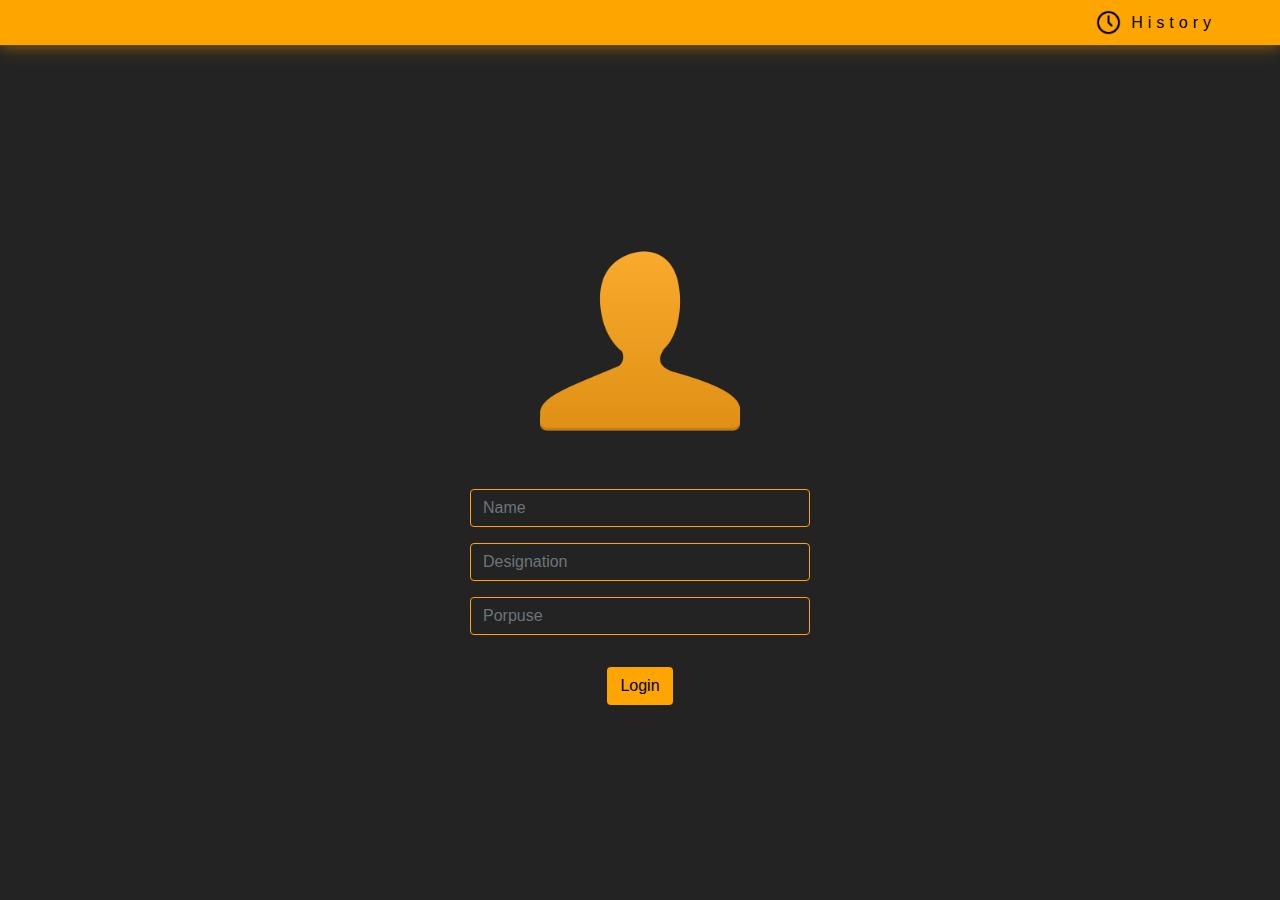
<file: 01-bootstrap/login-bootstrap/index.html>
<!DOCTYPE html>
<html lang="pt-br">
  <head>
    <title>Login</title>
    <meta charset="utf-8">
    <meta name="viewport" content="width=device-width, initial-scale=1.0">
    <script src="lib/jquery-3.3.1.js"></script>
    <script src="lib/popper.js"></script>
    <script src="lib/bootstrap-4.3.1-dist/js/bootstrap.js"></script>
    <link href="lib/bootstrap-4.3.1-dist/css/bootstrap.css" rel="stylesheet" />
    <link rel="stylesheet" href="css/index.css">
  </head>
  <body>

    <div class="barra-history">
        <a href="" class="link-history">
            <img class="imagem-relogio" src="imagem/clock.png"/> <span class="texto-history">History</span>
        </a>
    </div>

    <div class="container conteudo-pagina">
        <div class="row">
            <img class="imagem-usuario mx-auto" src="imagem/user.png"/>
        </div>
        <form class="form-login mx-auto col-lg-4 col-12 mt-5">
            <div class="row">
                <div class="form-group col-12">
                    <input type="text" class="form-control"  id="txt-nome" placeholder="Name">
                  </div>
            </div>
            <div class="row">
                <div class="form-group col-12">
                    <input type="text" class="form-control" id="txt-designation" placeholder="Designation">
                  </div>
            </div>
            <div class="row">
                <div class="form-group col-12">
                    <input type="text" class="form-control" id="txt-porpuse" placeholder="Porpuse">
                  </div>
            </div>
            <div class="row">
                <button type="button" class="btn botao-login mt-3 mx-auto">Login</button>
            </div>
        </form>
        
        
    </div>
  </body>
</html>
</file>
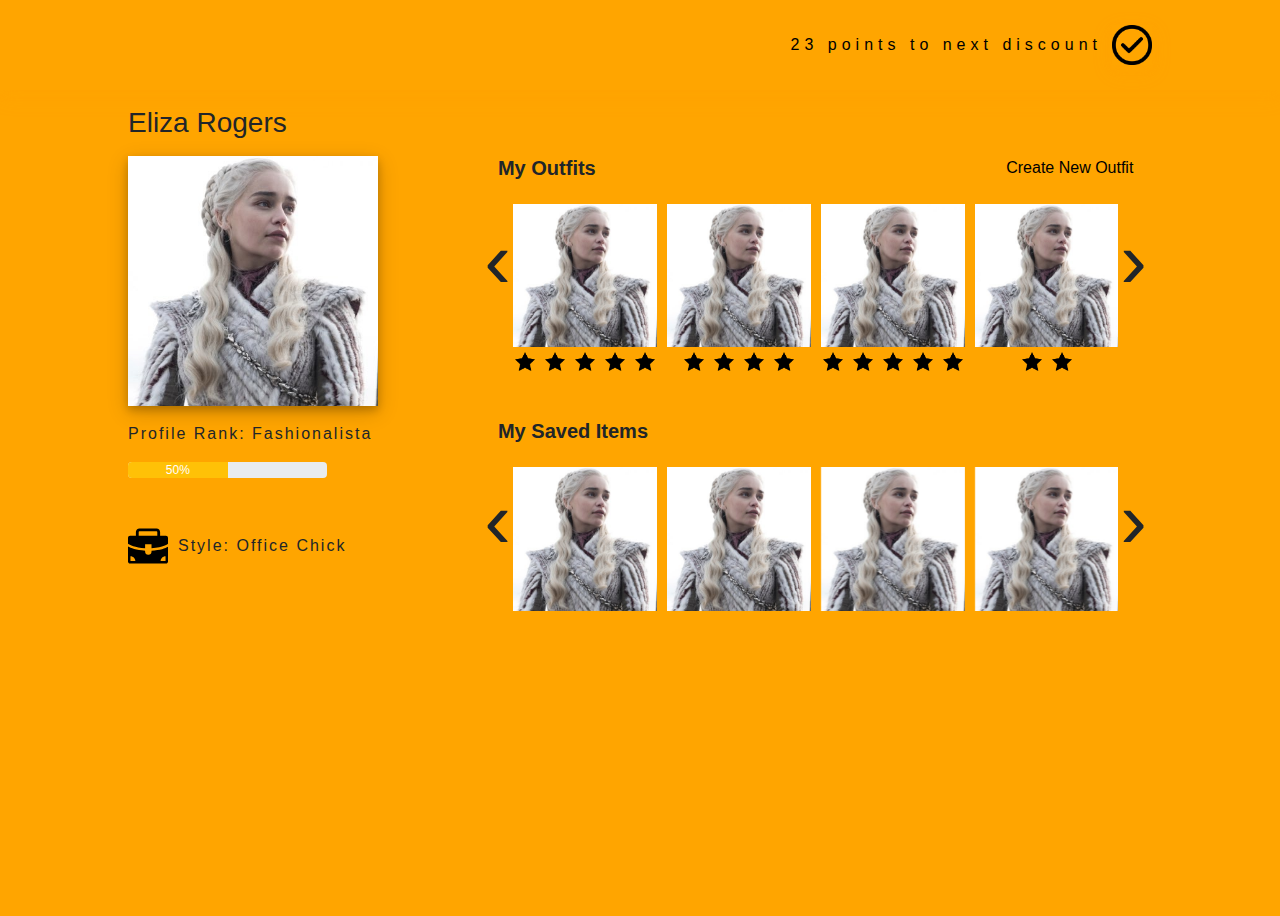
<file: 01-bootstrap/perfil-bootstrap/index.html>
<!DOCTYPE html>
<html lang="pt-br">

<head>
  <title>Perfil</title>
  <meta charset="utf-8">
  <meta name="viewport" content="width=device-width, initial-scale=1.0">
  <script src="lib/jquery-3.3.1.js"></script>
  <script src="lib/popper.js"></script>
  <script src="lib/bootstrap-4.3.1-dist/js/bootstrap.js"></script>
  <link href="lib/bootstrap-4.3.1-dist/css/bootstrap.css" rel="stylesheet" />
  <script src="lib/OwlCarousel2-2.3.4/dist/owl.carousel.min.js"></script>
  <link href="lib/OwlCarousel2-2.3.4/dist/assets/owl.carousel.min.css" rel="stylesheet" />
  <link href="lib/OwlCarousel2-2.3.4/dist/assets/owl.theme.default.min.css" rel="stylesheet" />
  <script src="js/index.js"></script>
  <link rel="stylesheet" href="css/index.css">
</head>

<body>

  <div class="barra-points">
    <a href="" class="link-points">
      <span class="texto-points">23 points to next discount</span> <img class="imagem-okay" src="imagem/okay.png" />
    </a>
  </div>
  
  <section class="conteudo-pagina">

    <h3 class="my-3">Eliza Rogers</h3>

    <div class="row">

      <aside class="col-lg-4 col-12">

        <div class="imagem-usuario ">
        </div>

        <p class="mt-3 texto-profile">Profile Rank: Fashionalista</p>
        
        <div class="col-lg-8 col-12 container-progress">
          <div class="progress">
            <div class="progress-bar bg-warning" role="progressbar" style="width: 50%;" aria-valuenow="50" aria-valuemin="0" aria-valuemax="100">50%</div>
          </div>
        </div>

        <div class="grupo-imagem-style mt-5">
          <img class="imagem-maleta" src="imagem/maleta.svg" /><span class="texto-matela">Style: Office Chick</span>
        </div>

      </aside>

      <section class="col-lg-8 col-12 carroussels">

        <div class="row grupo-outfit">
          <h5 class="my-outfit">My Outfits</h5><a class="new-outfit" href="">Create New Outfit</a>
        </div>

        <div class="carroussel-my-outfits owl-carousel owl-theme mt-3">
          <div>
            <img src="imagem/perfil.jpg" />
            <div class="container-estrelas">
              <img class="estrelas" src="imagem/estrela.png" />
              <img class="estrelas" src="imagem/estrela.png" />
              <img class="estrelas" src="imagem/estrela.png" />
              <img class="estrelas" src="imagem/estrela.png" />
              <img class="estrelas" src="imagem/estrela.png" />
            </div>
          </div>
          <div>
            <img src="imagem/perfil.jpg" />
            <div class="container-estrelas">
              <img class="estrelas" src="imagem/estrela.png" />
              <img class="estrelas" src="imagem/estrela.png" />
              <img class="estrelas" src="imagem/estrela.png" />
              <img class="estrelas" src="imagem/estrela.png" />
            </div>
          </div>
          <div>
            <img src="imagem/perfil.jpg" />
            <div class="container-estrelas">
              <img class="estrelas" src="imagem/estrela.png" />
              <img class="estrelas" src="imagem/estrela.png" />
              <img class="estrelas" src="imagem/estrela.png" />
              <img class="estrelas" src="imagem/estrela.png" />
              <img class="estrelas" src="imagem/estrela.png" />
            </div>
          </div>
          <div>
            <img src="imagem/perfil.jpg" />
            <div class="container-estrelas">
              <img class="estrelas" src="imagem/estrela.png" />
              <img class="estrelas" src="imagem/estrela.png" />
            </div>
          </div>
          <div>
            <img src="imagem/perfil.jpg" />
            <div class="container-estrelas">
              <img class="estrelas" src="imagem/estrela.png" />
              <img class="estrelas" src="imagem/estrela.png" />
              <img class="estrelas" src="imagem/estrela.png" />
            </div>
          </div>
          <div>
            <img src="imagem/perfil.jpg" />
            <div class="container-estrelas">
              <img class="estrelas" src="imagem/estrela.png" />
              <img class="estrelas" src="imagem/estrela.png" />
              <img class="estrelas" src="imagem/estrela.png" />
              <img class="estrelas" src="imagem/estrela.png" />
              <img class="estrelas" src="imagem/estrela.png" />
            </div>
          </div>
        </div>

        <div class="row grupo-outfit mt-5">
          <h5 class="my-outfit">My Saved Items </h5>
        </div>

        <div class="carroussel-my-itens owl-carousel owl-theme mt-3">
          <img src="imagem/perfil.jpg" />
          <img src="imagem/perfil.jpg" />
          <img src="imagem/perfil.jpg" />
          <img src="imagem/perfil.jpg" />
          <img src="imagem/perfil.jpg" />
          <img src="imagem/perfil.jpg" />
          <img src="imagem/perfil.jpg" />
          <img src="imagem/perfil.jpg" />
          <img src="imagem/perfil.jpg" />
          <img src="imagem/perfil.jpg" />
        </div>
      </section>

  </section>
</body>

</html>
</file>
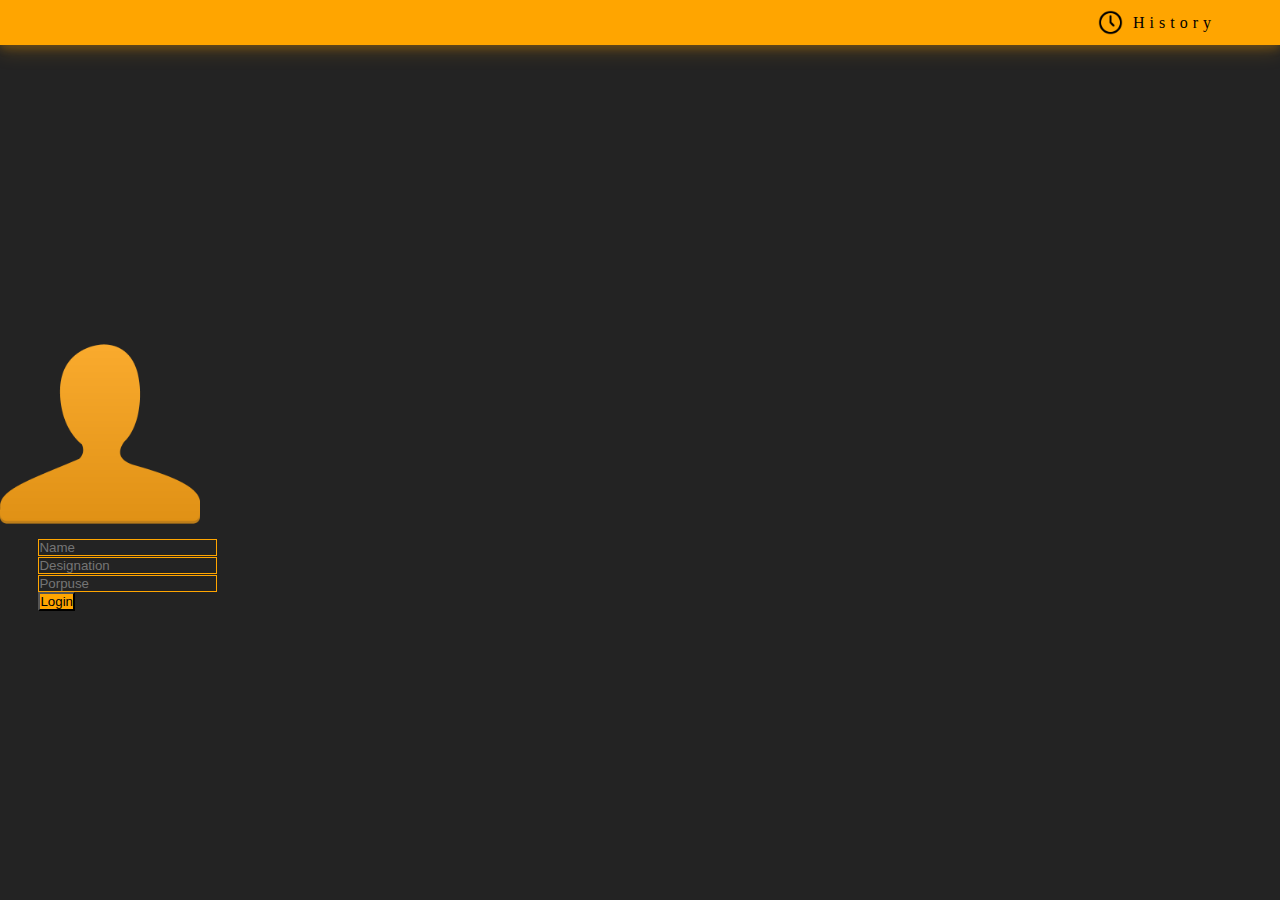
<file: 03-metro-ui/login-metro-ui/index.html>
<!DOCTYPE html>
<html lang="pt-br">
  <head>
    <title>Login</title>
    <meta charset="utf-8">
    <meta name="viewport" content="width=device-width, initial-scale=1.0">
    <script src="lib/jquery-3.3.1.js"></script>
    <script src="https://cdn.metroui.org.ua/v4/js/metro.min.js"></script>
    <link rel="stylesheet" href="https://cdn.metroui.org.ua/v4/css/metro-all.min.css">
    <link rel="stylesheet" href="css/index.css">
  </head>
  <body>

    <div class="barra-history">
        <a href="" class="link-history">
            <img class="imagem-relogio" src="imagem/clock.png"/> <span class="texto-history">History</span>
        </a>
    </div>

    <div class="container conteudo-pagina">
        <div class="row mb-3">
            <img class="imagem-usuario mx-auto" src="imagem/user.png"/>
        </div>
        <form class="form-login mx-auto cell-lg-4 cell-12 mt-5">
            <div class="row">
                <div class="form-group cell-12">
                    <input type="text" class="form-control"  id="txt-nome" placeholder="Name">
                  </div>
            </div>
            <div class="row">
                <div class="form-group cell-12">
                    <input type="text" class="form-control" id="txt-designation" placeholder="Designation">
                  </div>
            </div>
            <div class="row">
                <div class="form-group cell-12">
                    <input type="text" class="form-control" id="txt-porpuse" placeholder="Porpuse">
                  </div>
            </div>
            <div class="row mt-5">
                <button type="button" class="button botao-login mx-auto">Login</button>
            </div>
        </form>
        
        
    </div>
  </body>
</html>
</file>
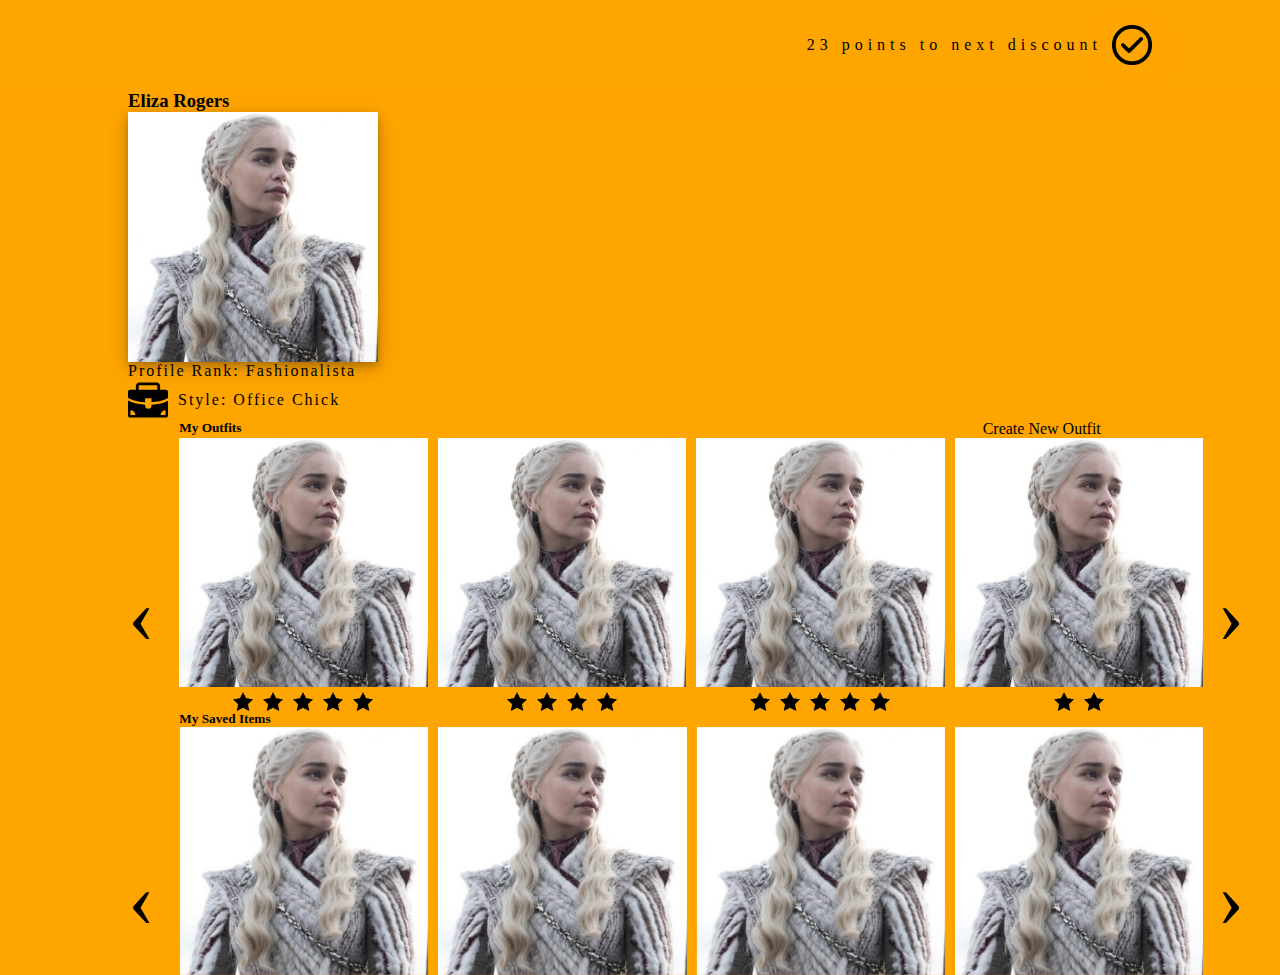
<file: 03-metro-ui/perfil-metro-ui/index.html>
<!DOCTYPE html>
<html lang="pt-br">

<head>
  <title>Perfil</title>
  <meta charset="utf-8">
  <meta name="viewport" content="width=device-width, initial-scale=1.0">
  <script src="lib/jquery-3.3.1.js"></script>
  <script src="https://cdn.metroui.org.ua/v4/js/metro.min.js"></script>
  <link rel="stylesheet" href="https://cdn.metroui.org.ua/v4/css/metro-all.min.css">
  <script src="lib/OwlCarousel2-2.3.4/dist/owl.carousel.min.js"></script>
  <link href="lib/OwlCarousel2-2.3.4/dist/assets/owl.carousel.min.css" rel="stylesheet" />
  <link href="lib/OwlCarousel2-2.3.4/dist/assets/owl.theme.default.min.css" rel="stylesheet" />
  <script src="js/index.js"></script>
  <link rel="stylesheet" href="css/index.css">
</head>

<body>

  <div class="barra-points">
    <a href="" class="link-points">
      <span class="texto-points">23 points to next discount</span> <img class="imagem-okay" src="imagem/okay.png" />
    </a>
  </div>
  
  <section class="conteudo-pagina">

    <h3 class="my-3">Eliza Rogers</h3>

    <div class="row">

      <aside class="cell-lg-4 cell-12">

        <div class="imagem-usuario ">
        </div>

        <p class="mt-3 texto-profile">Profile Rank: Fashionalista</p>
        
        <div class="cell-lg-8 cell-12 container-progress">
          <div data-role="progress" data-value="35"></div>
          <div data-role="progress" data-value="35" data-small="true"></div>
        </div>

        <div class="grupo-imagem-style mt-5">
          <img class="imagem-maleta" src="imagem/maleta.svg" /><span class="texto-matela">Style: Office Chick</span>
        </div>

      </aside>

      <section class="cell-lg-8 cell-12 carroussels">

        <div class="row grupo-outfit">
          <h5 class="my-outfit">My Outfits</h5><a class="new-outfit" href="">Create New Outfit</a>
        </div>

        <div class="carroussel-my-outfits owl-carousel owl-theme mt-3">
          <div>
            <img src="imagem/perfil.jpg" />
            <div class="container-estrelas">
              <img class="estrelas" src="imagem/estrela.png" />
              <img class="estrelas" src="imagem/estrela.png" />
              <img class="estrelas" src="imagem/estrela.png" />
              <img class="estrelas" src="imagem/estrela.png" />
              <img class="estrelas" src="imagem/estrela.png" />
            </div>
          </div>
          <div>
            <img src="imagem/perfil.jpg" />
            <div class="container-estrelas">
              <img class="estrelas" src="imagem/estrela.png" />
              <img class="estrelas" src="imagem/estrela.png" />
              <img class="estrelas" src="imagem/estrela.png" />
              <img class="estrelas" src="imagem/estrela.png" />
            </div>
          </div>
          <div>
            <img src="imagem/perfil.jpg" />
            <div class="container-estrelas">
              <img class="estrelas" src="imagem/estrela.png" />
              <img class="estrelas" src="imagem/estrela.png" />
              <img class="estrelas" src="imagem/estrela.png" />
              <img class="estrelas" src="imagem/estrela.png" />
              <img class="estrelas" src="imagem/estrela.png" />
            </div>
          </div>
          <div>
            <img src="imagem/perfil.jpg" />
            <div class="container-estrelas">
              <img class="estrelas" src="imagem/estrela.png" />
              <img class="estrelas" src="imagem/estrela.png" />
            </div>
          </div>
          <div>
            <img src="imagem/perfil.jpg" />
            <div class="container-estrelas">
              <img class="estrelas" src="imagem/estrela.png" />
              <img class="estrelas" src="imagem/estrela.png" />
              <img class="estrelas" src="imagem/estrela.png" />
            </div>
          </div>
          <div>
            <img src="imagem/perfil.jpg" />
            <div class="container-estrelas">
              <img class="estrelas" src="imagem/estrela.png" />
              <img class="estrelas" src="imagem/estrela.png" />
              <img class="estrelas" src="imagem/estrela.png" />
              <img class="estrelas" src="imagem/estrela.png" />
              <img class="estrelas" src="imagem/estrela.png" />
            </div>
          </div>
        </div>

        <div class="row grupo-outfit pt-5">
          <h5 class="my-outfit mt-5">My Saved Items </h5>
        </div>

        <div class="carroussel-my-itens owl-carousel owl-theme mt-3">
          <img src="imagem/perfil.jpg" />
          <img src="imagem/perfil.jpg" />
          <img src="imagem/perfil.jpg" />
          <img src="imagem/perfil.jpg" />
          <img src="imagem/perfil.jpg" />
          <img src="imagem/perfil.jpg" />
          <img src="imagem/perfil.jpg" />
          <img src="imagem/perfil.jpg" />
          <img src="imagem/perfil.jpg" />
          <img src="imagem/perfil.jpg" />
        </div>
      </section>

  </section>
</body>

</html>
</file>
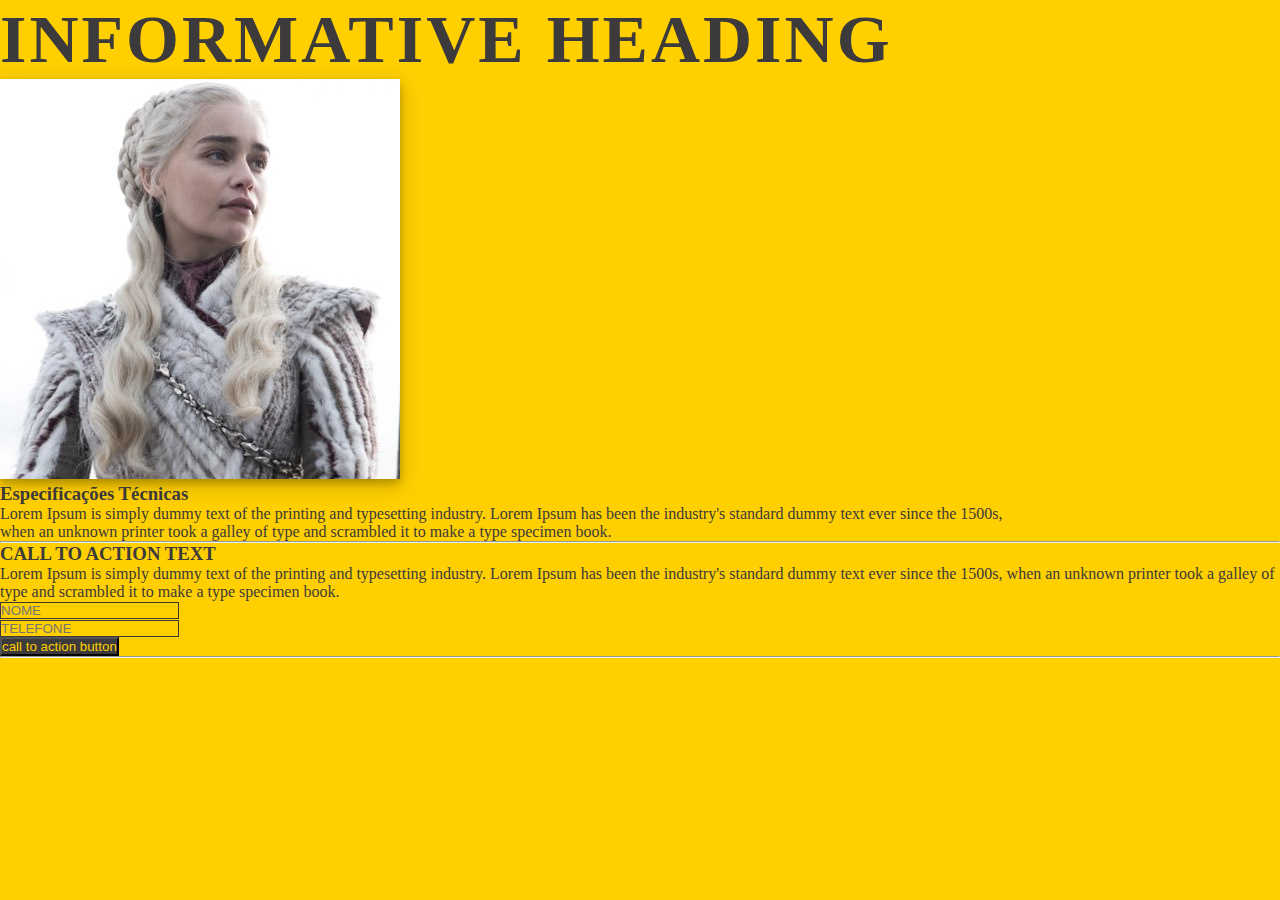
<file: 03-metro-ui/vitrine-metro-ui/index.html>
<!DOCTYPE html>
<html lang="pt-br">

<head>
  <title>Vitrine</title>
  <meta charset="utf-8">
  <meta name="viewport" content="width=device-width, initial-scale=1.0">
  <script src="lib/jquery-3.3.1.js"></script>
  <script src="https://cdn.metroui.org.ua/v4/js/metro.min.js"></script>
  <link rel="stylesheet" href="https://cdn.metroui.org.ua/v4/css/metro-all.min.css">
  <link rel="stylesheet" href="css/index.css">
</head>

<body>
  <div class="container pt-5 mt-5">
    <h1 class="titulo text-upper text-medium pt-5 mt-5">INFORMATIVE HEADING</h1>

    <div class="row mt-5 pt-5">
      <section class="cell-lg-6">
        <img class="imagem-perfil mb-5" src="imagem/perfil.jpg" />
        <h3 class="my-3 text-uppercase">Especificações Técnicas</h3>
        <p class="text-just texto-perfil">Lorem Ipsum is simply dummy text of the printing and typesetting industry.
          Lorem Ipsum has been the industry's standard dummy text ever since the 1500s, when an unknown printer took a
          galley of type and scrambled it to make a type specimen book. </p>
      </section>

      <section class="cell-lg-6">
        <hr>
        <h3 class="text-upper">CALL TO ACTION TEXT</h3>
        <p class="mt-3 text-just">Lorem Ipsum is simply dummy text of the printing and typesetting industry.
          Lorem Ipsum has been the industry's standard dummy text ever since the 1500s, when an unknown printer took a
          galley of type and scrambled it to make a type specimen book.</p>
        <form class="mt-5">
          <div class="row">
            <div class="form-group cell-12">
              <input type="text" class="form-control" id="txt-nome" placeholder="NOME">
            </div>
          </div>
          <div class="row">
            <div class="form-group cell-12">
              <input type="text" class="form-control" id="txt-telefone" placeholder="TELEFONE">
            </div>
          </div>
          <button type="button" class="button btn-call text-upper mt-5 cell-12 large">call to action button</button>
        </form>
      </section>
    </div>
    <hr class="mt-3">
  </div>

</body>

</html>
</file>
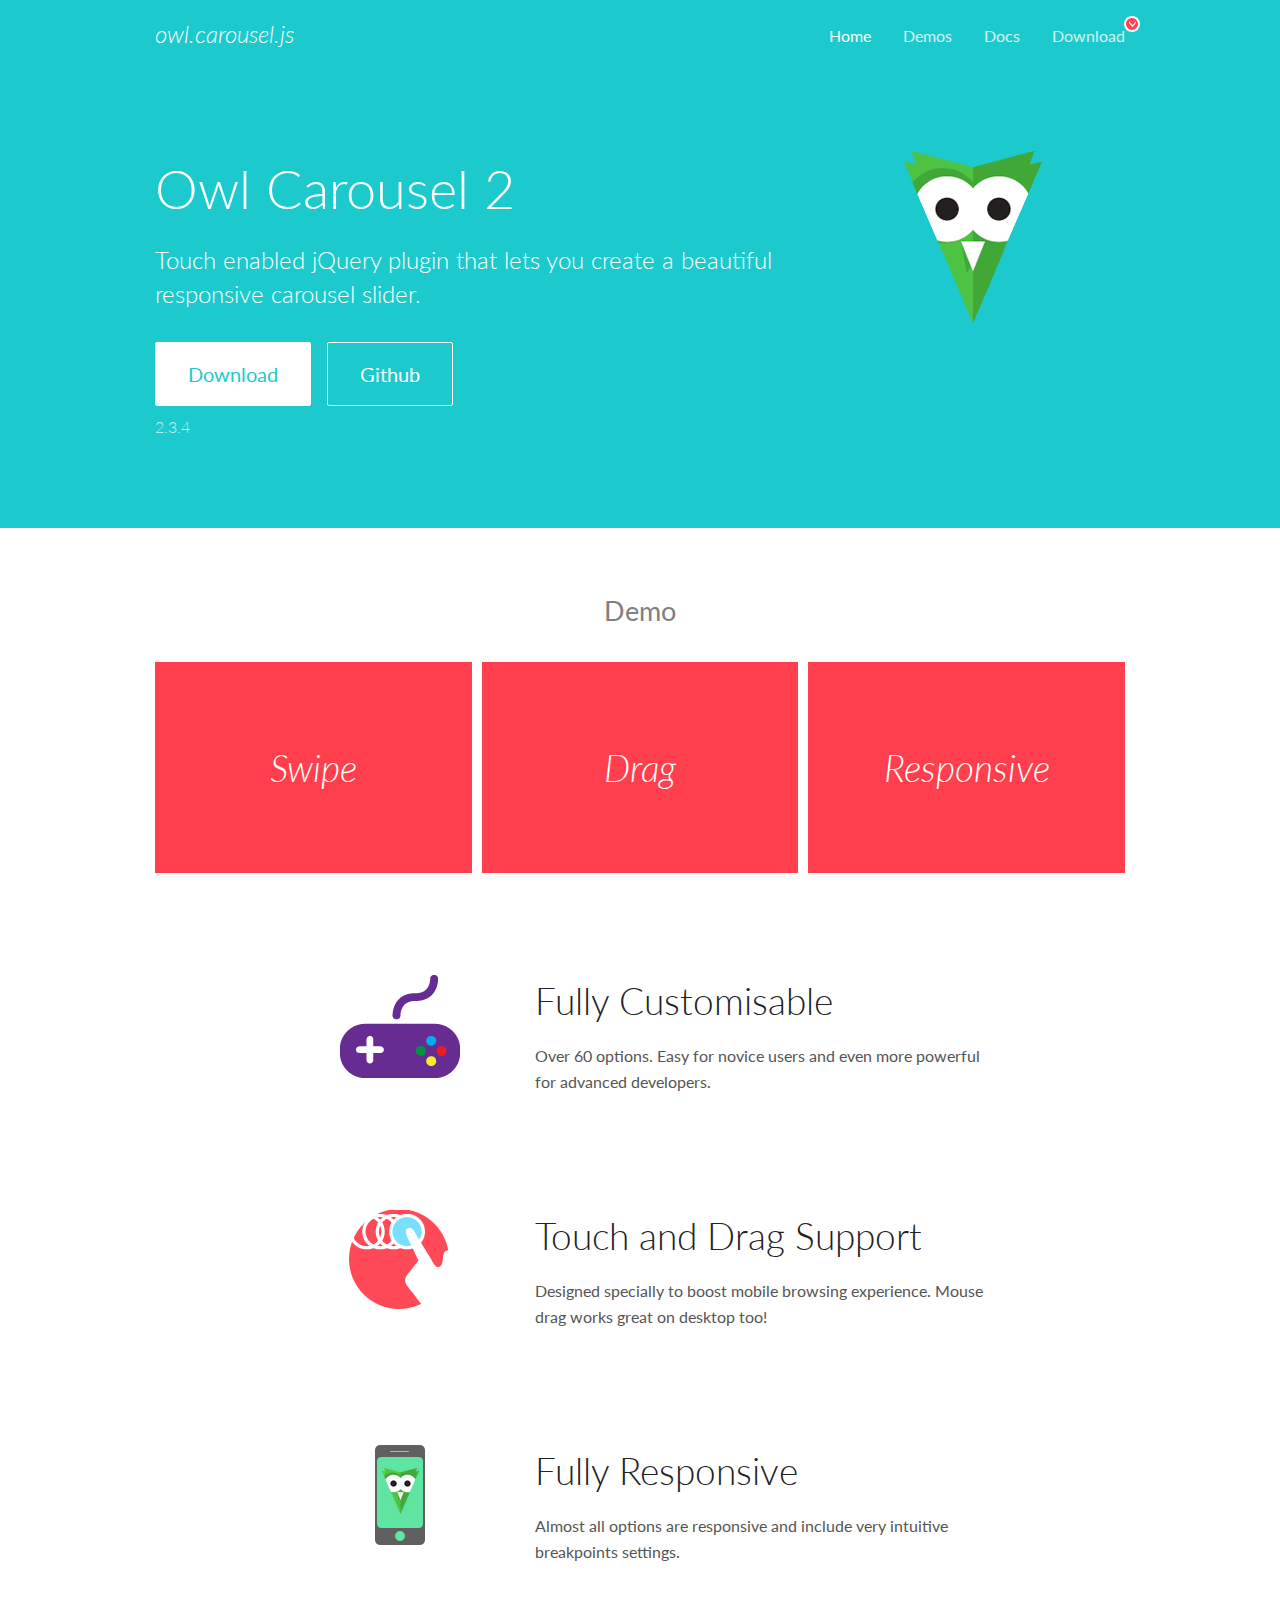
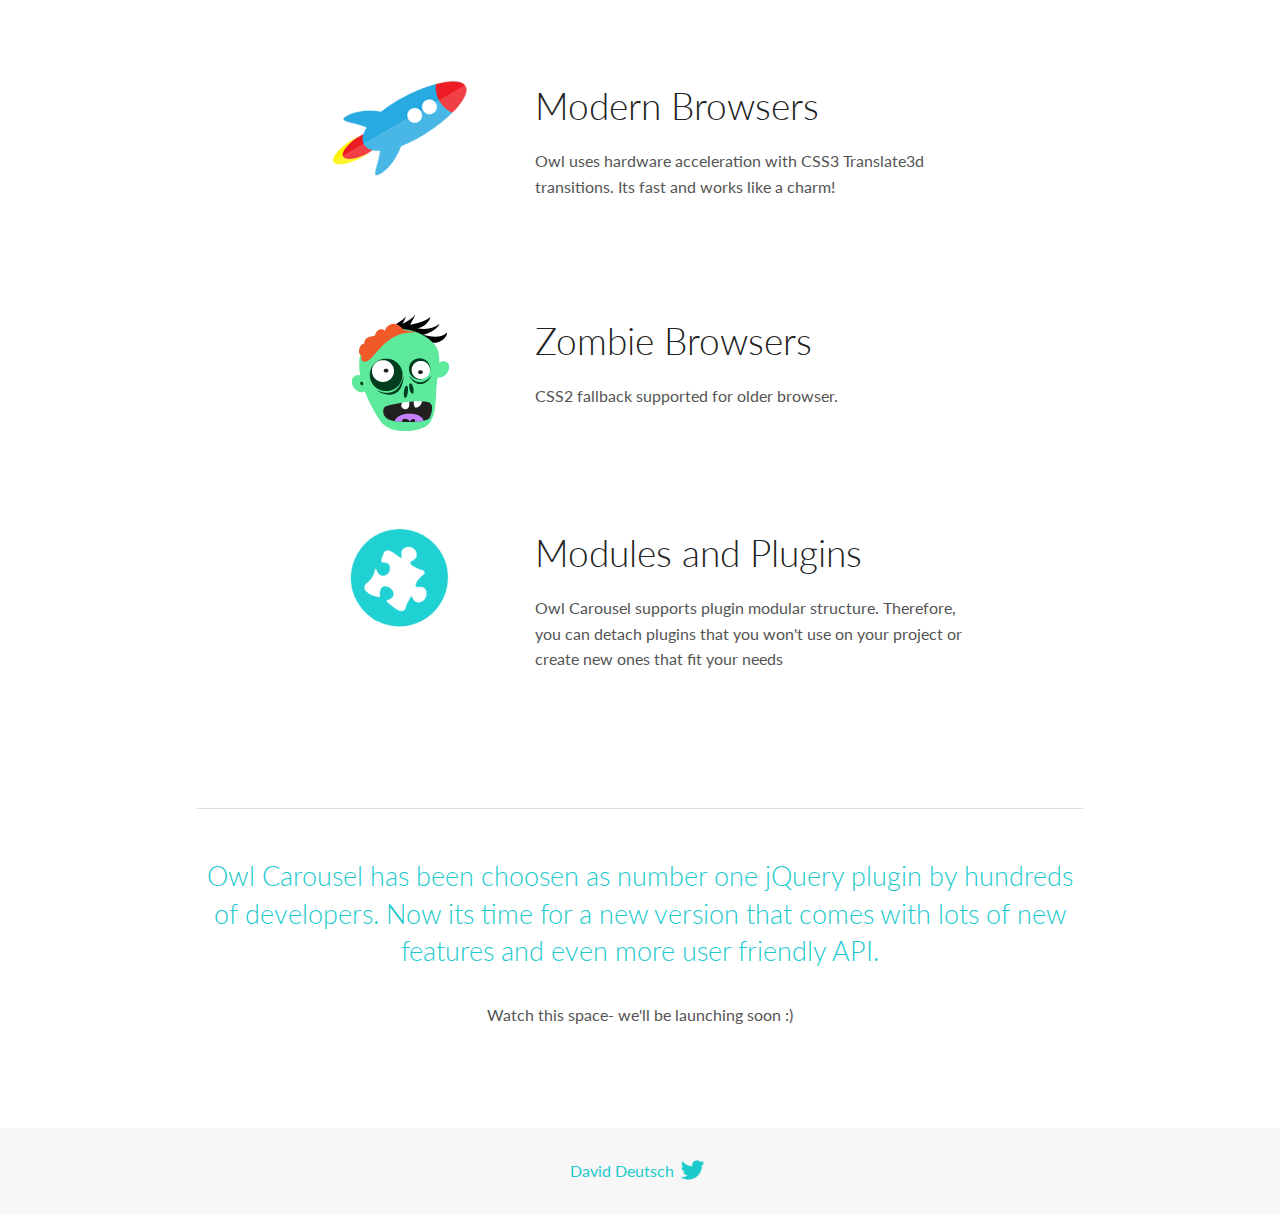
<file: 01-bootstrap/perfil-bootstrap/lib/OwlCarousel2-2.3.4/docs/index.html>
<!DOCTYPE html>
<html lang="en">
  <head>

    <!-- head -->
    <meta charset="utf-8">
    <meta name="msapplication-tap-highlight" content="no" />
    <meta name="viewport" content="width=device-width, initial-scale=1.0" />
    <meta name="description" content="Touch enabled jQuery plugin that lets you create beautiful responsive carousel slider.">
    <meta name="author" content="David Deutsch">
    <title>
      Home | Owl Carousel | 2.3.4
    </title>

    <!-- Stylesheets -->
    <link href='https://fonts.googleapis.com/css?family=Lato:300,400,700,400italic,300italic' rel='stylesheet' type='text/css'>
    <link rel="stylesheet" href="assets/css/docs.theme.min.css">

    <!-- Owl Stylesheets -->
    <link rel="stylesheet" href="assets/owlcarousel/assets/owl.carousel.min.css">
    <link rel="stylesheet" href="assets/owlcarousel/assets/owl.theme.default.min.css">

    <!-- HTML5 shim and Respond.js IE8 support of HTML5 elements and media queries -->

    <!--[if lt IE 9]>
      <script src="https://oss.maxcdn.com/libs/html5shiv/3.7.0/html5shiv.js"></script>
      <script src="https://oss.maxcdn.com/libs/respond.js/1.3.0/respond.min.js"></script>
    <![endif]-->

    <!-- Favicons -->
    <link rel="apple-touch-icon-precomposed" sizes="144x144" href="assets/ico/apple-touch-icon-144-precomposed.png">
    <link rel="shortcut icon" href="assets/ico/favicon.png">
    <link rel="shortcut icon" href="favicon.ico">

    <!-- Yeah i know js should not be in header. Its required for demos.-->

    <!-- javascript -->
    <script src="assets/vendors/jquery.min.js"></script>
    <script src="assets/owlcarousel/owl.carousel.js"></script>
  </head>
  <body>

    <!-- header -->
    <header class="header">
      <div class="row">
        <div class="large-12 columns">
          <div class="brand left">
            <h3>
              <a href="/OwlCarousel2/">owl.carousel.js</a> 
            </h3>
          </div>
          <a id="toggle-nav" class="right">
            <span></span> <span></span> <span></span> 
          </a> 
          <div class="nav-bar">
            <ul class="clearfix">
              <li class="active">
                <a href="/OwlCarousel2/index.html">Home</a> 
              </li>
              <li> <a href="/OwlCarousel2/demos/demos.html">Demos</a>  </li>
              <li> <a href="/OwlCarousel2/docs/started-welcome.html">Docs</a>  </li>
              <li>
                <a href="https://github.com/OwlCarousel2/OwlCarousel2/archive/2.3.4.zip">Download</a> 
                <span class="download"></span> 
              </li>
            </ul>
          </div>
        </div>
      </div>
    </header>

    <!-- home panel -->
    <section id="hero">
      <div class="row">
        <div class="large-8 medium-8 columns">
          <h1>Owl Carousel 2</h1>
          <h4>Touch enabled jQuery plugin that lets you create a beautiful responsive carousel slider.</h4>
          <a href="https://github.com/OwlCarousel2/OwlCarousel2/archive/2.3.4.zip" class="hero-button">Download</a> 
          <a href="https://github.com/OwlCarousel2/OwlCarousel2" class="hero-button outline">Github</a> 
          <p>2.3.4</p>
        </div>
        <div class="large-4 medium-4 columns">
          <img class="owl-logo" src="assets/img/owl-logo.png" alt="mr. Owl">
        </div>
      </div>
    </section>

    <!-- body -->
    <div class="home-demo">
      <div class="row">
        <div class="large-12 columns">
          <h3>Demo</h3>
          <div class="owl-carousel">
            <div class="item">
              <h2>Swipe</h2>
            </div>
            <div class="item">
              <h2>Drag</h2>
            </div>
            <div class="item">
              <h2>Responsive</h2>
            </div>
            <div class="item">
              <h2>CSS3</h2>
            </div>
            <div class="item">
              <h2>Fast</h2>
            </div>
            <div class="item">
              <h2>Easy</h2>
            </div>
            <div class="item">
              <h2>Free</h2>
            </div>
            <div class="item">
              <h2>Upgradable</h2>
            </div>
            <div class="item">
              <h2>Tons of options</h2>
            </div>
            <div class="item">
              <h2>Infinity</h2>
            </div>
            <div class="item">
              <h2>Auto Width</h2>
            </div>
          </div>
        </div>
      </div>
    </div>
    <script>
      var owl = $('.owl-carousel');
      owl.owlCarousel({
        margin: 10,
        loop: true,
        responsive: {
          0: {
            items: 1
          },
          600: {
            items: 2
          },
          1000: {
            items: 3
          }
        }
      })
    </script>

    <!-- features -->
    <div id="features">
      <div class="row">
        <div class="small-12 medium-9 small-centered columns">
          <section class="row feature">
            <div class="medium-4 small-12 columns">
              <img src="assets/img/feature-options.png" alt="">
            </div>
            <div class="medium-8 small-12 columns">
              <h2>Fully Customisable</h2>
              <p>Over 60 options. Easy for novice users and even more powerful for advanced developers.</p>
            </div>
          </section>
          <section class="row feature">
            <div class="medium-4 small-12 columns">
              <img src="assets/img/feature-drag.png" alt="">
            </div>
            <div class="medium-8 small-12 columns">
              <h2>Touch and Drag Support</h2>
              <p>Designed specially to boost mobile browsing experience. Mouse drag works great on desktop too!</p>
            </div>
          </section>
          <section class="row feature">
            <div class="medium-4 small-12 columns">
              <img src="assets/img/feature-responsive.png" alt="">
            </div>
            <div class="medium-8 small-12 columns">
              <h2>Fully Responsive</h2>
              <p>Almost all options are responsive and include very intuitive breakpoints settings.</p>
            </div>
          </section>
          <section class="row feature">
            <div class="medium-4 small-12 columns">
              <img src="assets/img/feature-modern.png" alt="">
            </div>
            <div class="medium-8 small-12 columns">
              <h2>Modern Browsers</h2>
              <p>Owl uses hardware acceleration with CSS3 Translate3d transitions. Its fast and works like a charm! </p>
            </div>
          </section>
          <section class="row feature">
            <div class="medium-4 small-12 columns">
              <img src="assets/img/feature-zombie.png" alt="">
            </div>
            <div class="medium-8 small-12 columns">
              <h2>Zombie Browsers</h2>
              <p>CSS2 fallback supported for older browser.</p>
            </div>
          </section>
          <section class="row feature">
            <div class="medium-4 small-12 columns">
              <img src="assets/img/feature-module.png" alt="">
            </div>
            <div class="medium-8 small-12 columns">
              <h2>Modules and Plugins</h2>
              <p>Owl Carousel supports plugin modular structure. Therefore, you can detach plugins that you won&#x27;t use on your project or create new ones that fit your needs</p>
            </div>
          </section>
        </div>
      </div>
    </div>

    <!-- footer -->
    <section id="teaser-text">
      <div class="row">
        <div class="small-12 medium-11 small-centered columns">
          <hr>
          <h3 id="owl-carousel-has-been-choosen-as-number-one-jquery-plugin-by-hundreds-of-developers-now-its-time-for-a-new-version-that-comes-with-lots-of-new-features-and-even-more-user-friendly-api-">Owl Carousel has been choosen as number one jQuery plugin by hundreds of developers. Now its time for a new version that comes with lots of new features and even more user friendly API.</h3>
          <p>Watch this space- we&#39;ll be launching soon :)</p>
        </div>
      </div>
    </section>

    <!-- footer -->
    <footer class="footer">
      <div class="row">
        <div class="large-12 columns">
          <h5>
            <a href="/OwlCarousel2/docs/support-contact.html">David Deutsch</a> 
            <a id="custom-tweet-button" href="https://twitter.com/share?url=https://github.com/OwlCarousel2/OwlCarousel2&text=Owl Carousel - This is so awesome! " target="_blank"></a> 
          </h5>
        </div>
      </div>
    </footer>

    <!-- vendors -->
    <script src="assets/vendors/highlight.js"></script>
    <script src="assets/js/app.js"></script>
  </body>
</html>
</file>
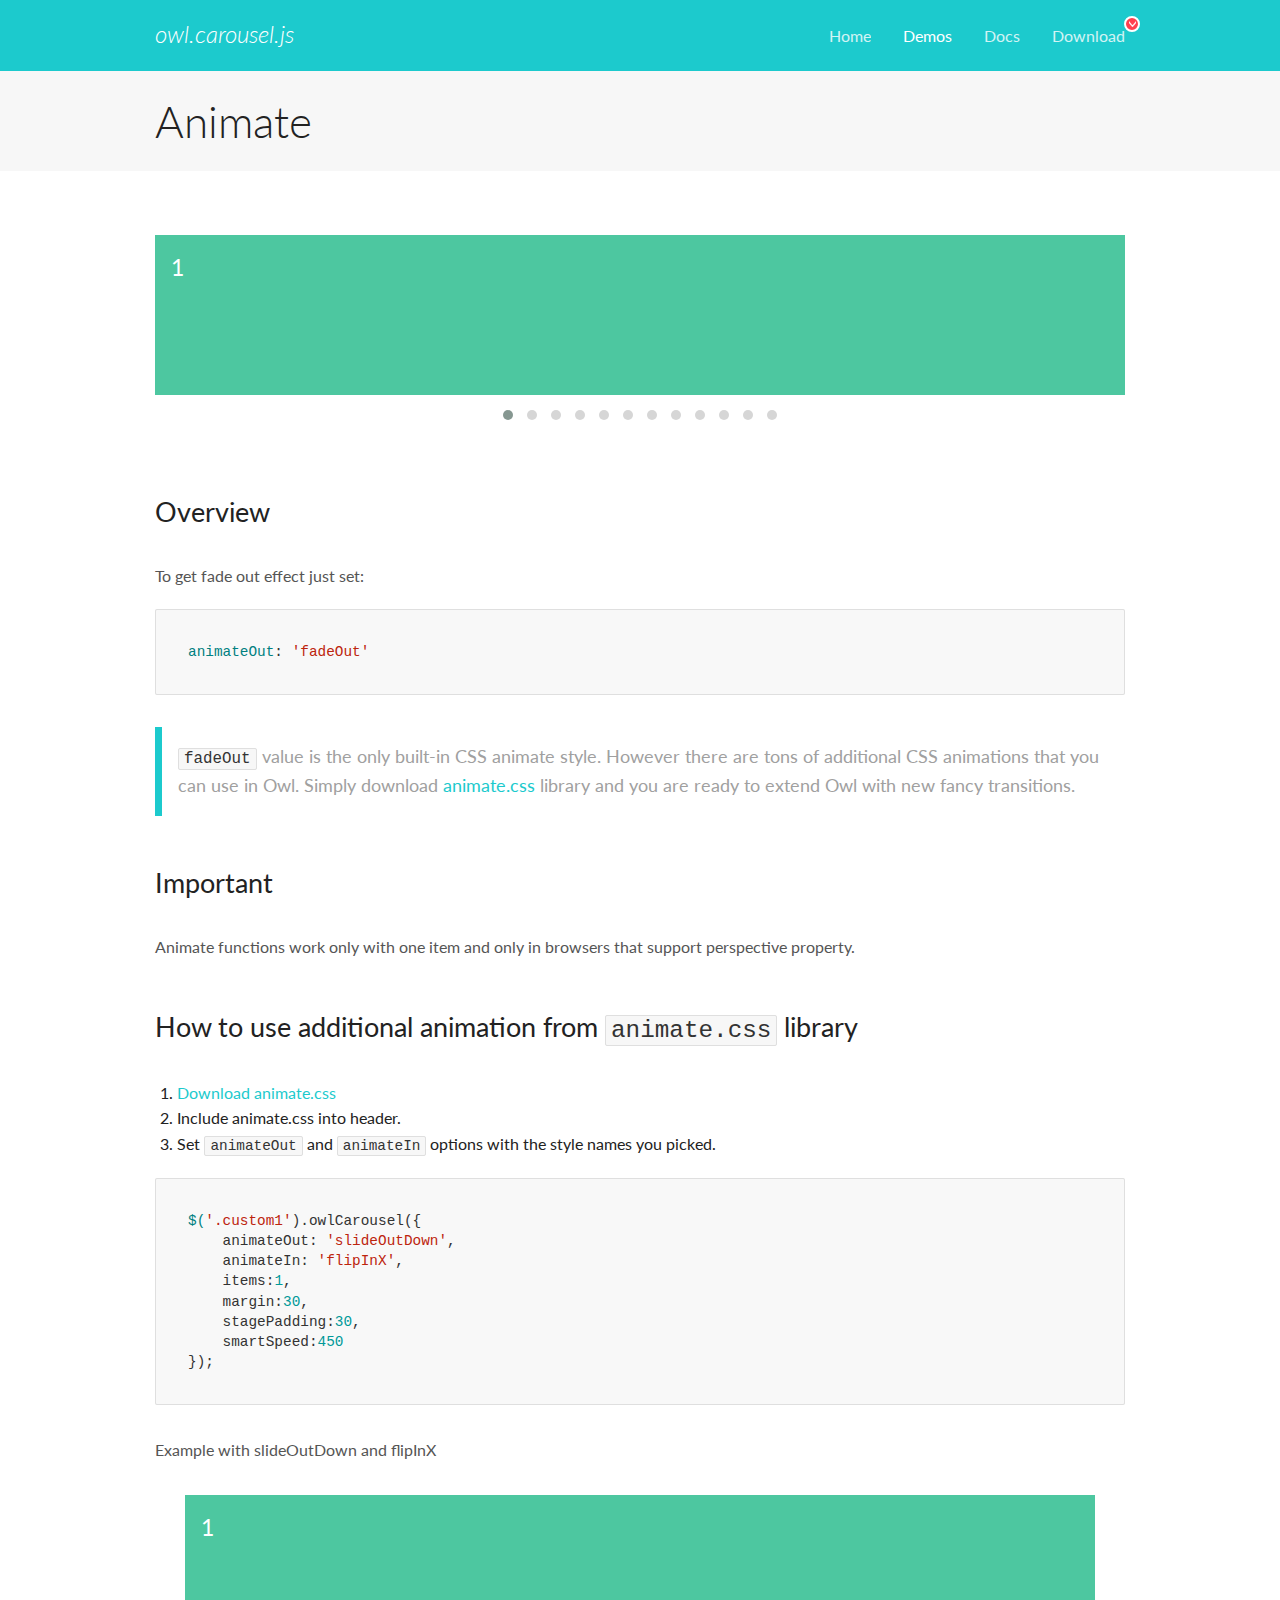
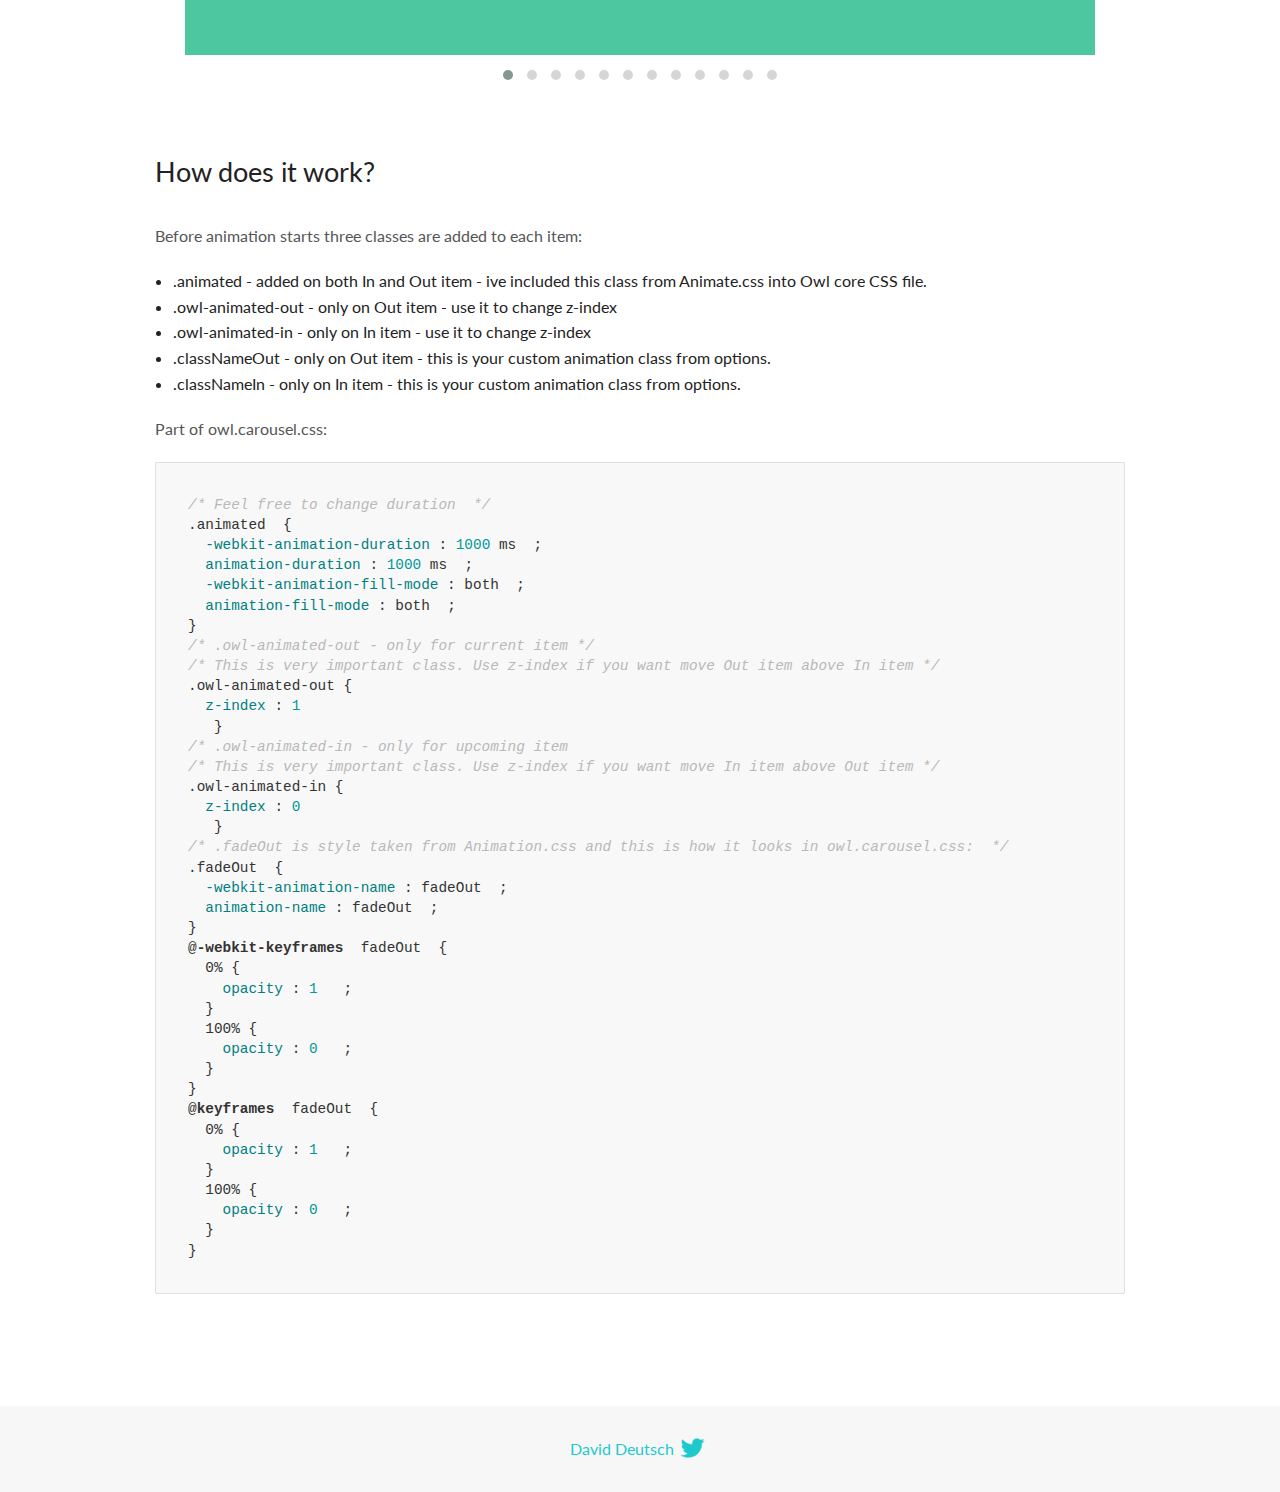
<file: 01-bootstrap/perfil-bootstrap/lib/OwlCarousel2-2.3.4/docs/demos/animate.html>
<!DOCTYPE html>
<html lang="en">
  <head>

    <!-- head -->
    <meta charset="utf-8">
    <meta name="msapplication-tap-highlight" content="no" />
    <meta name="viewport" content="width=device-width, initial-scale=1.0" />
    <meta name="description" content="Animate carousel">
    <meta name="author" content="David Deutsch">
    <title>
      Animate Demo | Owl Carousel | 2.3.4
    </title>

    <!-- Stylesheets -->
    <link href='https://fonts.googleapis.com/css?family=Lato:300,400,700,400italic,300italic' rel='stylesheet' type='text/css'>
    <link rel="stylesheet" href="../assets/css/docs.theme.min.css">

    <!-- Owl Stylesheets -->
    <link rel="stylesheet" href="../assets/owlcarousel/assets/owl.carousel.min.css">
    <link rel="stylesheet" href="../assets/owlcarousel/assets/owl.theme.default.min.css">

    <!-- HTML5 shim and Respond.js IE8 support of HTML5 elements and media queries -->

    <!--[if lt IE 9]>
      <script src="https://oss.maxcdn.com/libs/html5shiv/3.7.0/html5shiv.js"></script>
      <script src="https://oss.maxcdn.com/libs/respond.js/1.3.0/respond.min.js"></script>
    <![endif]-->

    <!-- Favicons -->
    <link rel="apple-touch-icon-precomposed" sizes="144x144" href="../assets/ico/apple-touch-icon-144-precomposed.png">
    <link rel="shortcut icon" href="../assets/ico/favicon.png">
    <link rel="shortcut icon" href="favicon.ico">

    <!-- Yeah i know js should not be in header. Its required for demos.-->

    <!-- javascript -->
    <script src="../assets/vendors/jquery.min.js"></script>
    <script src="../assets/owlcarousel/owl.carousel.js"></script>
  </head>
  <body>

    <!-- header -->
    <header class="header">
      <div class="row">
        <div class="large-12 columns">
          <div class="brand left">
            <h3>
              <a href="/OwlCarousel2/">owl.carousel.js</a> 
            </h3>
          </div>
          <a id="toggle-nav" class="right">
            <span></span> <span></span> <span></span> 
          </a> 
          <div class="nav-bar">
            <ul class="clearfix">
              <li> <a href="/OwlCarousel2/index.html">Home</a>  </li>
              <li class="active">
                <a href="/OwlCarousel2/demos/demos.html">Demos</a> 
              </li>
              <li> <a href="/OwlCarousel2/docs/started-welcome.html">Docs</a>  </li>
              <li>
                <a href="https://github.com/OwlCarousel2/OwlCarousel2/archive/2.3.4.zip">Download</a> 
                <span class="download"></span> 
              </li>
            </ul>
          </div>
        </div>
      </div>
    </header>

    <!-- title -->
    <section class="title">
      <div class="row">
        <div class="large-12 columns">
          <h1>Animate</h1>
        </div>
      </div>
    </section>

    <!--  Demos -->
    <section id="demos">
      <div class="row">
        <div class="large-12 columns">
          <div class="fadeOut owl-carousel owl-theme">
            <div class="item">
              <h4>1</h4>
            </div>
            <div class="item">
              <h4>2</h4>
            </div>
            <div class="item">
              <h4>3</h4>
            </div>
            <div class="item">
              <h4>4</h4>
            </div>
            <div class="item">
              <h4>5</h4>
            </div>
            <div class="item">
              <h4>6</h4>
            </div>
            <div class="item">
              <h4>7</h4>
            </div>
            <div class="item">
              <h4>8</h4>
            </div>
            <div class="item">
              <h4>9</h4>
            </div>
            <div class="item">
              <h4>10</h4>
            </div>
            <div class="item">
              <h4>11</h4>
            </div>
            <div class="item">
              <h4>12</h4>
            </div>
          </div>
          <h3 id="overview">Overview</h3>
          <p>To get fade out effect just set:</p>
          <pre><code>animateOut: &#39;fadeOut&#39;</code></pre>
          <blockquote>
            <p><code>fadeOut</code> value is the only built-in CSS animate style. However there are tons of additional CSS animations that you can use in Owl. Simply download
              <a href="https://daneden.github.io/animate.css/">animate.css</a>  library and you are ready to extend Owl with new fancy transitions.</p>
          </blockquote>
          <h3 id="important">Important</h3>
          <p>Animate functions work only with one item and only in browsers that support perspective property.</p>
          <h3 id="how-to-use-additional-animation-from-animate-css-library">How to use additional animation from <code>animate.css</code> library</h3>
          <ol>
            <li> <a href="https://daneden.github.io/animate.css/">Download animate.css</a>  </li>
            <li>Include animate.css into header.</li>
            <li>Set <code>animateOut</code> and <code>animateIn</code> options with the style names you picked.</li>
          </ol>
          <pre><code>$(&#39;.custom1&#39;).owlCarousel({
    animateOut: &#39;slideOutDown&#39;,
    animateIn: &#39;flipInX&#39;,
    items:1,
    margin:30,
    stagePadding:30,
    smartSpeed:450
});</code></pre>
          <p>Example with slideOutDown and flipInX</p>
          <div class="custom1 owl-carousel owl-theme">
            <div class="item">
              <h4>1</h4>
            </div>
            <div class="item">
              <h4>2</h4>
            </div>
            <div class="item">
              <h4>3</h4>
            </div>
            <div class="item">
              <h4>4</h4>
            </div>
            <div class="item">
              <h4>5</h4>
            </div>
            <div class="item">
              <h4>6</h4>
            </div>
            <div class="item">
              <h4>7</h4>
            </div>
            <div class="item">
              <h4>8</h4>
            </div>
            <div class="item">
              <h4>9</h4>
            </div>
            <div class="item">
              <h4>10</h4>
            </div>
            <div class="item">
              <h4>11</h4>
            </div>
            <div class="item">
              <h4>12</h4>
            </div>
          </div>
          <h3 id="how-does-it-work-">How does it work?</h3>
          <p>Before animation starts three classes are added to each item:</p>
          <ul>
            <li>.animated - added on both In and Out item - ive included this class from Animate.css into Owl core CSS file.</li>
            <li>.owl-animated-out - only on Out item - use it to change z-index</li>
            <li>.owl-animated-in - only on In item - use it to change z-index</li>
            <li>.classNameOut - only on Out item - this is your custom animation class from options.</li>
            <li>.classNameIn - only on In item - this is your custom animation class from options.</li>
          </ul>
          <p>Part of owl.carousel.css:</p>
          <pre><code class="language-css"><span class="comment">/* Feel free to change duration  */</span> 
<span class="class">.animated</span>  <span class="rules">{
  <span class="rule"><span class="attribute">-webkit-animation-duration</span> :<span class="value"> <span class="number">1000</span> ms</span> </span> ;
  <span class="rule"><span class="attribute">animation-duration</span> :<span class="value"> <span class="number">1000</span> ms</span> </span> ;
  <span class="rule"><span class="attribute">-webkit-animation-fill-mode</span> :<span class="value"> both</span> </span> ;
  <span class="rule"><span class="attribute">animation-fill-mode</span> :<span class="value"> both</span> </span> ;
<span class="rule">}</span> </span> 
<span class="comment">/* .owl-animated-out - only for current item */</span> 
<span class="comment">/* This is very important class. Use z-index if you want move Out item above In item */</span> 
<span class="class">.owl-animated-out</span> <span class="rules">{
  <span class="rule"><span class="attribute">z-index</span> :<span class="value"> <span class="number">1</span> 
</span> </span> </span> }
<span class="comment">/* .owl-animated-in - only for upcoming item
/* This is very important class. Use z-index if you want move In item above Out item */</span> 
<span class="class">.owl-animated-in</span> <span class="rules">{
  <span class="rule"><span class="attribute">z-index</span> :<span class="value"> <span class="number">0</span> 
</span> </span> </span> }
<span class="comment">/* .fadeOut is style taken from Animation.css and this is how it looks in owl.carousel.css:  */</span> 
<span class="class">.fadeOut</span>  <span class="rules">{
  <span class="rule"><span class="attribute">-webkit-animation-name</span> :<span class="value"> fadeOut</span> </span> ;
  <span class="rule"><span class="attribute">animation-name</span> :<span class="value"> fadeOut</span> </span> ;
<span class="rule">}</span> </span> 
<span class="at_rule">@<span class="keyword">-webkit-keyframes</span>  fadeOut </span> {
  0% <span class="rules">{
    <span class="rule"><span class="attribute">opacity</span> :<span class="value"> <span class="number">1</span> </span> </span> ;
  <span class="rule">}</span> </span> 
  100% <span class="rules">{
    <span class="rule"><span class="attribute">opacity</span> :<span class="value"> <span class="number">0</span> </span> </span> ;
  <span class="rule">}</span> </span> 
}
<span class="at_rule">@<span class="keyword">keyframes</span>  fadeOut </span> {
  0% <span class="rules">{
    <span class="rule"><span class="attribute">opacity</span> :<span class="value"> <span class="number">1</span> </span> </span> ;
  <span class="rule">}</span> </span> 
  100% <span class="rules">{
    <span class="rule"><span class="attribute">opacity</span> :<span class="value"> <span class="number">0</span> </span> </span> ;
  <span class="rule">}</span> </span> 
}</code></pre>
          <link rel="stylesheet" href="../assets/css/animate.css">
          <script>
            jQuery(document).ready(function($) {
              $('.fadeOut').owlCarousel({
                items: 1,
                animateOut: 'fadeOut',
                loop: true,
                margin: 10,
              });
              $('.custom1').owlCarousel({
                animateOut: 'slideOutDown',
                animateIn: 'flipInX',
                items: 1,
                margin: 30,
                stagePadding: 30,
                smartSpeed: 450
              });
            });
          </script>
        </div>
      </div>
    </section>

    <!-- footer -->
    <footer class="footer">
      <div class="row">
        <div class="large-12 columns">
          <h5>
            <a href="/OwlCarousel2/docs/support-contact.html">David Deutsch</a> 
            <a id="custom-tweet-button" href="https://twitter.com/share?url=https://github.com/OwlCarousel2/OwlCarousel2&text=Owl Carousel - This is so awesome! " target="_blank"></a> 
          </h5>
        </div>
      </div>
    </footer>

    <!-- vendors -->
    <script src="../assets/vendors/highlight.js"></script>
    <script src="../assets/js/app.js"></script>
  </body>
</html>
</file>
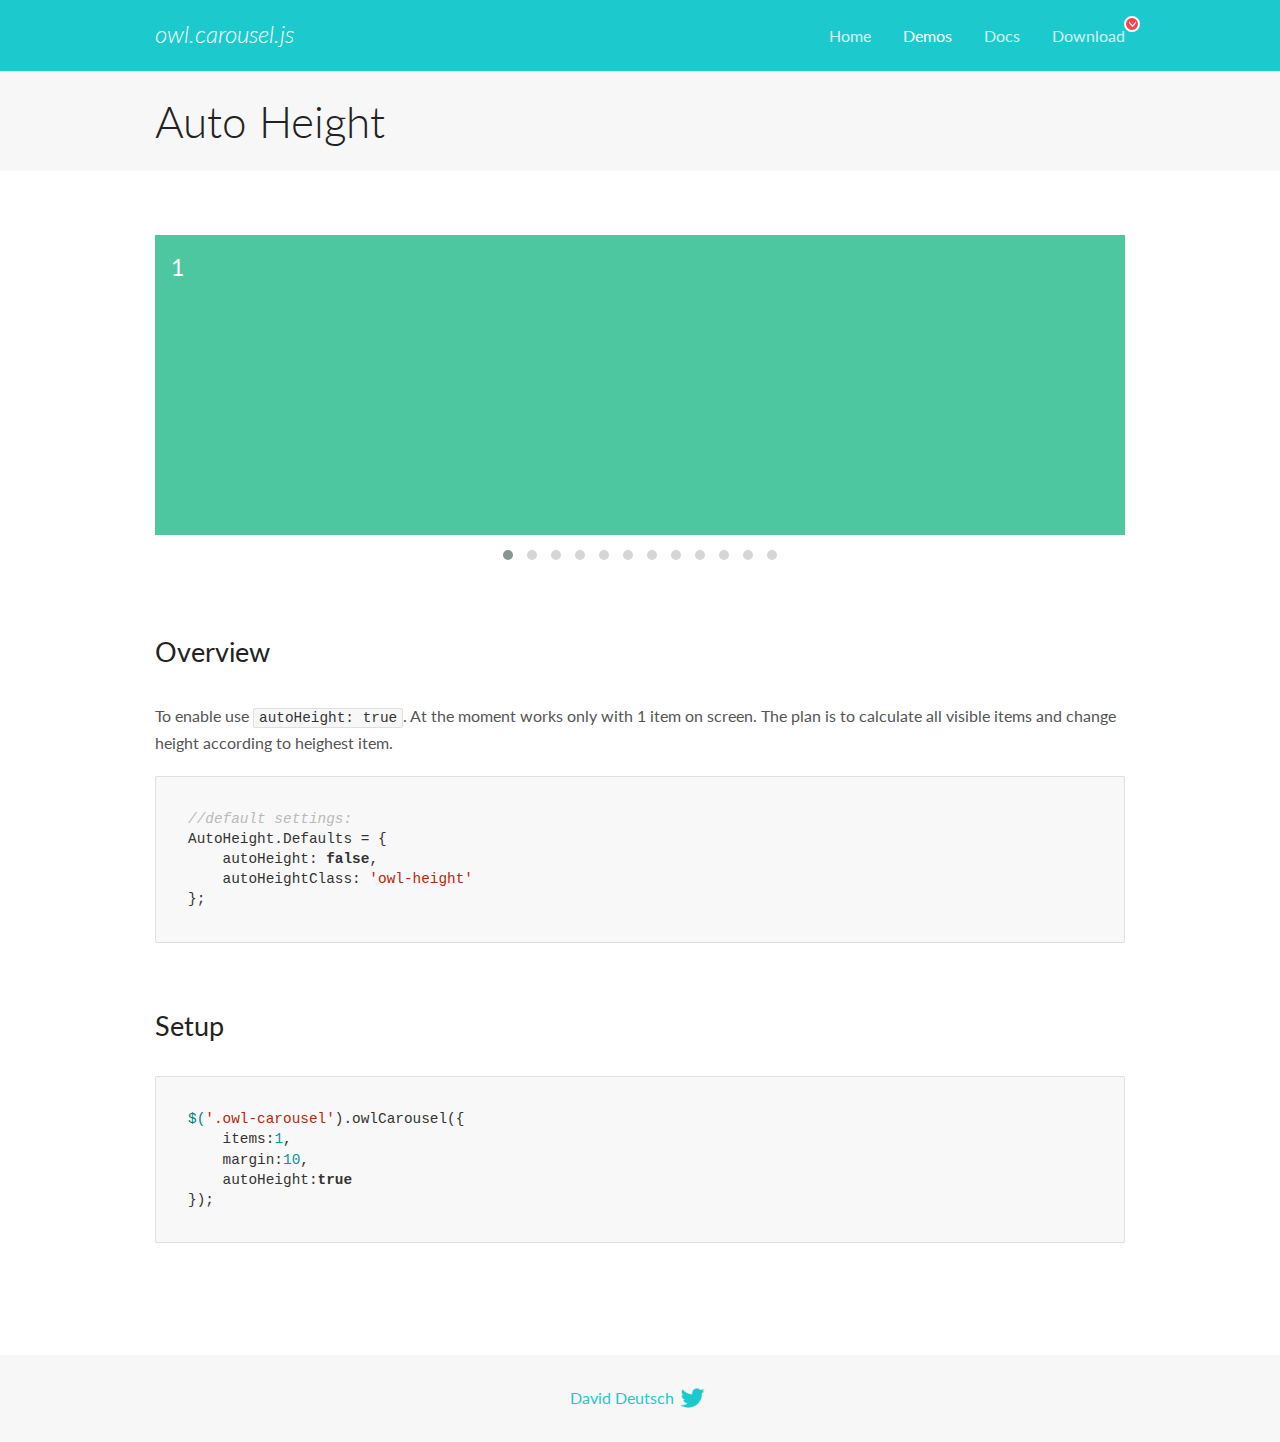
<file: 01-bootstrap/perfil-bootstrap/lib/OwlCarousel2-2.3.4/docs/demos/autoheight.html>
<!DOCTYPE html>
<html lang="en">
  <head>

    <!-- head -->
    <meta charset="utf-8">
    <meta name="msapplication-tap-highlight" content="no" />
    <meta name="viewport" content="width=device-width, initial-scale=1.0" />
    <meta name="description" content="autoHeight usage demo">
    <meta name="author" content="David Deutsch">
    <title>
      Auto Height Demo | Owl Carousel | 2.3.4
    </title>

    <!-- Stylesheets -->
    <link href='https://fonts.googleapis.com/css?family=Lato:300,400,700,400italic,300italic' rel='stylesheet' type='text/css'>
    <link rel="stylesheet" href="../assets/css/docs.theme.min.css">

    <!-- Owl Stylesheets -->
    <link rel="stylesheet" href="../assets/owlcarousel/assets/owl.carousel.min.css">
    <link rel="stylesheet" href="../assets/owlcarousel/assets/owl.theme.default.min.css">

    <!-- HTML5 shim and Respond.js IE8 support of HTML5 elements and media queries -->

    <!--[if lt IE 9]>
      <script src="https://oss.maxcdn.com/libs/html5shiv/3.7.0/html5shiv.js"></script>
      <script src="https://oss.maxcdn.com/libs/respond.js/1.3.0/respond.min.js"></script>
    <![endif]-->

    <!-- Favicons -->
    <link rel="apple-touch-icon-precomposed" sizes="144x144" href="../assets/ico/apple-touch-icon-144-precomposed.png">
    <link rel="shortcut icon" href="../assets/ico/favicon.png">
    <link rel="shortcut icon" href="favicon.ico">

    <!-- Yeah i know js should not be in header. Its required for demos.-->

    <!-- javascript -->
    <script src="../assets/vendors/jquery.min.js"></script>
    <script src="../assets/owlcarousel/owl.carousel.js"></script>
  </head>
  <body>

    <!-- header -->
    <header class="header">
      <div class="row">
        <div class="large-12 columns">
          <div class="brand left">
            <h3>
              <a href="/OwlCarousel2/">owl.carousel.js</a> 
            </h3>
          </div>
          <a id="toggle-nav" class="right">
            <span></span> <span></span> <span></span> 
          </a> 
          <div class="nav-bar">
            <ul class="clearfix">
              <li> <a href="/OwlCarousel2/index.html">Home</a>  </li>
              <li class="active">
                <a href="/OwlCarousel2/demos/demos.html">Demos</a> 
              </li>
              <li> <a href="/OwlCarousel2/docs/started-welcome.html">Docs</a>  </li>
              <li>
                <a href="https://github.com/OwlCarousel2/OwlCarousel2/archive/2.3.4.zip">Download</a> 
                <span class="download"></span> 
              </li>
            </ul>
          </div>
        </div>
      </div>
    </header>

    <!-- title -->
    <section class="title">
      <div class="row">
        <div class="large-12 columns">
          <h1>Auto Height</h1>
        </div>
      </div>
    </section>

    <!--  Demos -->
    <section id="demos">
      <div class="row">
        <div class="large-12 columns">
          <div class="owl-carousel owl-theme">
            <div class="item" style="height:300px">
              <h4>1</h4>
            </div>
            <div class="item" style="height:100px">
              <h4>2</h4>
            </div>
            <div class="item" style="height:500px">
              <h4>3</h4>
            </div>
            <div class="item" style="height:250px">
              <h4>4</h4>
            </div>
            <div class="item" style="height:400px">
              <h4>5</h4>
            </div>
            <div class="item" style="height:500px">
              <h4>6</h4>
            </div>
            <div class="item" style="height:600px">
              <h4>7</h4>
            </div>
            <div class="item" style="height:400px">
              <h4>8</h4>
            </div>
            <div class="item" style="height:300px">
              <h4>9</h4>
            </div>
            <div class="item" style="height:350px">
              <h4>10</h4>
            </div>
            <div class="item" style="height:200px">
              <h4>11</h4>
            </div>
            <div class="item" style="height:150px">
              <h4>12</h4>
            </div>
          </div>
          <h3 id="overview">Overview</h3>
          <p>To enable use <code>autoHeight: true</code>. At the moment works only with 1 item on screen. The plan is to calculate all visible items and change height according to heighest item.</p>
          <pre><code>//default settings:
AutoHeight.Defaults = {
    autoHeight: false,
    autoHeightClass: &#39;owl-height&#39;
};</code></pre>
          <h3 id="setup">Setup</h3>
          <pre><code>$(&#39;.owl-carousel&#39;).owlCarousel({
    items:1,
    margin:10,
    autoHeight:true
});</code></pre>
          <script>
            $(document).ready(function() {
              $('.owl-carousel').owlCarousel({
                items: 1,
                margin: 10,
                autoHeight: true
              });
            })
          </script>
        </div>
      </div>
    </section>

    <!-- footer -->
    <footer class="footer">
      <div class="row">
        <div class="large-12 columns">
          <h5>
            <a href="/OwlCarousel2/docs/support-contact.html">David Deutsch</a> 
            <a id="custom-tweet-button" href="https://twitter.com/share?url=https://github.com/OwlCarousel2/OwlCarousel2&text=Owl Carousel - This is so awesome! " target="_blank"></a> 
          </h5>
        </div>
      </div>
    </footer>

    <!-- vendors -->
    <script src="../assets/vendors/highlight.js"></script>
    <script src="../assets/js/app.js"></script>
  </body>
</html>
</file>
<file: 01-bootstrap/login-bootstrap/css/index.css>
*{
    margin: 0;
    padding: 0;
    list-style: none!important;
    text-decoration: none!important;
    outline: none!important;
}
body{
    background-color: #232323;
}
.barra-history{
    background-color: orange;
    height: 5vh;
    width: 100%;
    margin: 0;
    box-shadow: 0 4px 8px 0 rgba(255, 165, 0, 0.2), 0 6px 20px 0 rgba(255, 165, 0, 0.19);
}
.link-history{
    position: absolute;
    right: 5%;
    height: 5vh;
    display: flex;
    flex-direction: row;
    justify-content: center;
    align-items: center;
}
.imagem-relogio{
    height: 25px;
    width: 25px;
}
.texto-history{
    color: black;
    margin-left: 10px;
    letter-spacing: 5px;
}

.conteudo-pagina{
    display: flex;
    flex-direction: column;
    justify-content: center;
    min-height: 95vh;
}
.imagem-usuario{
    height: 200px;
    width: 200px;
}

.texto-formulario{
    color:orange;
}


.botao-login{
    background-color: orange;
    color: black;
}
.botao-login:hover{
    border-color:orange;
    background-color: #232323;
    color: orange;
}
.form-control{
    box-shadow:none!important;
    border: 1px solid;
    border-color: orange!important;
    background-color: #232323!important;
    color:rgba(255, 166, 0, 0.7)!important;
}
</file>
<file: 01-bootstrap/perfil-bootstrap/css/index.css>
*{
    margin: 0;
    padding: 0;
    list-style: none!important;
    text-decoration: none!important;
    outline: none !important;
    box-shadow: none !important;
}
body{
    background-color: orange;
}



.barra-points{
    background-color: orange;
    height: 10vh;
    width: 100%;
    margin: 0;
    box-shadow: 0 4px 8px 0 rgba(255, 165, 0, 0.2), 0 6px 20px 0 rgba(255, 165, 0, 0.19)!important;
}
.link-points{
    position: absolute;
    right: 10%;
    height: 10vh;
    display: flex;
    flex-direction: row;
    justify-content: center;
    align-items: center;
}
.imagem-okay{
    height: 40px;
    width: 40px;
    box-shadow: 0 4px 8px 0 rgba(255, 165, 0, 0.2), 0 6px 20px 0 rgba(255, 165, 0, 0.19)!important;
}
.texto-points{
    color: black;
    margin-right: 10px;
    letter-spacing: 5px;
}



.conteudo-pagina{
    min-height: 90vh;
    padding: 0 10%;
}
.container-grupo{
    display: flex;
}
.imagem-usuario{
    height: 250px;
    width: 250px;
    background-image: url(../imagem/perfil.jpg);
    background-size: cover;
    background-repeat: no-repeat;
    box-shadow: 0 4px 8px 0 rgba(0, 0, 0, 0.2), 0 6px 20px 0 rgba(0, 0, 0, 0.19)!important;
}
.texto-profile{
    letter-spacing: 2px;
}
.container-progress{
    padding-left: 0px;
}
.grupo-imagem-style{
    display: flex;
    flex-direction: row;
    align-items: center;
}

.imagem-maleta{
    width: 40px;
}
.texto-matela{
    letter-spacing: 2px;
    margin-left: 10px;
}


.grupo-outfit{
    display: flex;
    flex-direction: row;
    justify-content: space-between;
    padding: 0 5%;
}
.my-outfit{
    font-weight: 700;
}
.new-outfit{
    color: black
}
.new-outfit:hover{
    color: yellow;
}
.carroussel-my-outfits, .carroussel-my-itens{
    padding: 0 5%;
}
.carroussel-my-outfits .owl-nav{
    display: flex;
    justify-content: space-between;
    width: 100%;
    margin-left: -5%;
    position: absolute;
    bottom: 75px;
    z-index: -1;
}
.carroussel-my-itens .owl-nav{
    display: flex;
    justify-content: space-between;
    width: 100%;
    margin-left: -5%;
    position: absolute;
    bottom: 50px;
    z-index: -1;
}
.owl-prev, .owl-next{
    font-size: 80px!important;
}
.owl-prev:hover, .owl-next:hover{
    background: none!important;
    color: black!important;
    opacity: 0.7;
}
.container-estrelas{
    display: flex;
    flex-direction: row;
    justify-content: center;
    align-items: center;
}
.estrelas{
    width: 20px!important;
    margin: 5px 5px 0 5px;
}

@media(max-width:1600px){
    .carroussel-my-outfits .owl-nav{
        bottom: 55px;
    }
    .carroussel-my-itens .owl-nav{
        bottom: 35px;
    }
}

@media(max-width:1366px){
    .carroussel-my-outfits .owl-nav{
        bottom: 45px;
    }
    .carroussel-my-itens .owl-nav{
        bottom: 25px;
    }
}

@media(max-width:1180px){
    .grupo-imagem-style{
        margin-bottom: 40px;
    }
    .carroussel-my-outfits .owl-nav{
        bottom: 35px;
    }
    .carroussel-my-itens .owl-nav{
        bottom: 15px;
    }
    .carroussels{
        margin-bottom: 30px;
    }
}

@media(max-width:990px){
    .carroussel-my-outfits .owl-nav{
        bottom: 85px;
        width: 110%;
        margin-left: -10%;
    }
    .carroussel-my-itens .owl-nav{
        bottom: 55px;
        width: 110%;
        margin-left: -10%;
    }
}

@media(max-width:768px){
    .texto-points {
        letter-spacing: 2px;
    }
    .estrelas{
        width: 14px!important;
        margin: 3px 5px 0 3px;
    }
    .carroussel-my-outfits .owl-nav{
        bottom: 40px;
    }
    .carroussel-my-itens .owl-nav{
        bottom: 30px;
    }
}
@media(max-width:375px){
   
    .carroussel-my-outfits .owl-nav{
        bottom: 25px;
    }
    .carroussel-my-itens .owl-nav{
        bottom: 15px;
    }
}
</file>
<file: 03-metro-ui/login-metro-ui/css/index.css>
*{
    margin: 0;
    padding: 0;
    list-style: none!important;
    text-decoration: none!important;
    outline: none!important;
}
body{
    background-color: #232323;
}
.barra-history{
    background-color: orange;
    height: 5vh;
    width: 100%;
    margin: 0;
    box-shadow: 0 4px 8px 0 rgba(255, 165, 0, 0.2), 0 6px 20px 0 rgba(255, 165, 0, 0.19);
}
.link-history{
    position: absolute;
    right: 5%;
    height: 5vh;
    display: flex;
    flex-direction: row;
    justify-content: center;
    align-items: center;
}
.imagem-relogio{
    height: 25px;
    width: 25px;
}
.texto-history{
    color: black;
    margin-left: 10px;
    letter-spacing: 5px;
}

.conteudo-pagina{
    display: flex;
    flex-direction: column;
    justify-content: center;
    min-height: 95vh;
}
.imagem-usuario{
    height: 200px;
    width: 200px;
}

.form-login{
   padding: 0 3%;
}


.botao-login{
    background-color: orange;
    color: black;
}
.botao-login:hover{
    border-color:orange;
    background-color: #232323;
    color: orange;
}
.botao-login:focus{
    box-shadow:none!important;
}
.form-control{
    box-shadow:none!important;
    border: 1px solid;
    border-color: orange!important;
    background-color: #232323!important;
    color:rgba(255, 166, 0, 0.7)!important;
}
</file>
<file: 03-metro-ui/perfil-metro-ui/css/index.css>
*{
    margin: 0;
    padding: 0;
    list-style: none!important;
    text-decoration: none!important;
    outline: none !important;
    box-shadow: none !important;
}
body{
    background-color: orange;
}



.barra-points{
    background-color: orange;
    height: 10vh;
    width: 100%;
    margin: 0;
    box-shadow: 0 4px 8px 0 rgba(255, 165, 0, 0.2), 0 6px 20px 0 rgba(255, 165, 0, 0.19)!important;
}
.link-points{
    position: absolute;
    right: 10%;
    height: 10vh;
    display: flex;
    flex-direction: row;
    justify-content: center;
    align-items: center;
}
.imagem-okay{
    height: 40px;
    width: 40px;
    box-shadow: 0 4px 8px 0 rgba(255, 165, 0, 0.2), 0 6px 20px 0 rgba(255, 165, 0, 0.19)!important;
}
.texto-points{
    color: black;
    margin-right: 10px;
    letter-spacing: 5px;
}



.conteudo-pagina{
    min-height: 90vh;
    padding: 0 10%;
}
.container-grupo{
    display: flex;
}
.imagem-usuario{
    height: 250px;
    width: 250px;
    background-image: url(../imagem/perfil.jpg);
    background-size: cover;
    background-repeat: no-repeat;
    box-shadow: 0 4px 8px 0 rgba(0, 0, 0, 0.2), 0 6px 20px 0 rgba(0, 0, 0, 0.19)!important;
}
.texto-profile{
    letter-spacing: 2px;
}
.container-progress{
    padding-left: 0px;
}
.progress .bar{
    background: yellow;
}
.grupo-imagem-style{
    display: flex;
    flex-direction: row;
    align-items: center;
}

.imagem-maleta{
    width: 40px;
}
.texto-matela{
    letter-spacing: 2px;
    margin-left: 10px;
}


.grupo-outfit{
    display: flex;
    flex-direction: row;
    justify-content: space-between;
    padding: 0 5%;
}
.my-outfit{
    font-weight: 700;
}
.new-outfit{
    color: black
}
.new-outfit:hover{
    color: yellow;
}
.carroussel-my-outfits, .carroussel-my-itens{
    padding: 0 5%;
}
.carroussel-my-outfits .owl-nav{
    display: flex;
    justify-content: space-between;
    width: 100%;
    margin-left: -5%;
    position: absolute;
    bottom: 75px;
    z-index: -1;
}
.carroussel-my-itens .owl-nav{
    display: flex;
    justify-content: space-between;
    width: 100%;
    margin-left: -5%;
    position: absolute;
    bottom: 50px;
    z-index: -1;
}

.owl-prev, .owl-next{
    font-size: 80px!important;
}
.owl-prev:hover, .owl-next:hover{
    background: none!important;
    color: black!important;
    opacity: 0.7;
}
.container-estrelas{
    display: flex;
    flex-direction: row;
    justify-content: center;
    align-items: center;
}
.estrelas{
    width: 20px!important;
    margin: 5px 5px 0 5px;
}


@media(max-width:1600px){
    .carroussel-my-outfits .owl-nav{
        bottom: 55px;
    }
    .carroussel-my-itens .owl-nav{
        bottom: 35px;
    }
}

@media(max-width:1366px){
    .carroussel-my-outfits .owl-nav{
        bottom: 45px;
    }
    .carroussel-my-itens .owl-nav{
        bottom: 25px;
    }
}

@media(max-width:1180px){
    .grupo-imagem-style{
        margin-bottom: 40px;
    }
    .carroussel-my-outfits .owl-nav{
        bottom: 35px;
    }
    .carroussel-my-itens .owl-nav{
        bottom: 15px;
    }
    .carroussels{
        margin-bottom: 30px;
    }
}

@media(max-width:990px){
    .carroussel-my-outfits .owl-nav{
        bottom: 85px;
        width: 110%;
        margin-left: -10%;
    }
    .carroussel-my-itens .owl-nav{
        bottom: 55px;
        width: 110%;
        margin-left: -10%;
    }
}

@media(max-width:768px){
    .texto-points {
        letter-spacing: 2px;
    }
    .estrelas{
        width: 14px!important;
        margin: 3px 5px 0 3px;
    }
    .carroussel-my-outfits .owl-nav{
        bottom: 40px;
    }
    .carroussel-my-itens .owl-nav{
        bottom: 30px;
    }
}
@media(max-width:375px){
   
    .carroussel-my-outfits .owl-nav{
        bottom: 25px;
    }
    .carroussel-my-itens .owl-nav{
        bottom: 15px;
    }
}
</file>
<file: 03-metro-ui/vitrine-metro-ui/css/index.css>
*{
    margin: 0;
    padding: 0;
    list-style: none!important;
    text-decoration: none!important;
    outline: none !important;
    box-shadow: none !important;
    color:#3c3a3a;
}
body{
    background-color: #ffcf00;
}


.titulo{
    letter-spacing: 3px;
    font-size: 68px;
}

.imagem-perfil{
    box-shadow: 0 4px 8px 0 rgba(0, 0, 0, 0.2), 0 6px 20px 0 rgba(0, 0, 0, 0.19)!important;
}

.texto-perfil{
    width: 80%;
}

hr{
    margin-top: 0!important;
    background-color: #21212142!important;
}

.form-control{
    box-shadow:none!important;
    border: 1px solid;
    border-color: #3c3a3a!important;
    background-color: #ffcf00!important;
}
.form-control:focus{
    box-shadow: 0 4px 8px 0 rgba(0, 0, 0, 0.2), 0 6px 20px 0 rgba(0, 0, 0, 0.19)!important;
}

.btn-call{
    background-color: #3c3a3a;
    color:#ffcf00;
    -webkit-transition: all .5s linear;
    -moz-transition: all .5s linear;
    -o-transition: all .5s linear;
    transition: all .5s linear;
}

.btn-call:hover{
    background-color: #3c3a3a;
    color:#ffcf00;
    box-shadow: 0 4px 8px 0 rgba(0, 0, 0, 0.2), 0 6px 20px 0 rgba(0, 0, 0, 0.19)!important;
    transform: scale(1.008);
}

@media(max-width:991px){
    .titulo{
        font-size: 40px;
    }
    .texto-perfil{
        width: 100%;
    }
}
</file>
